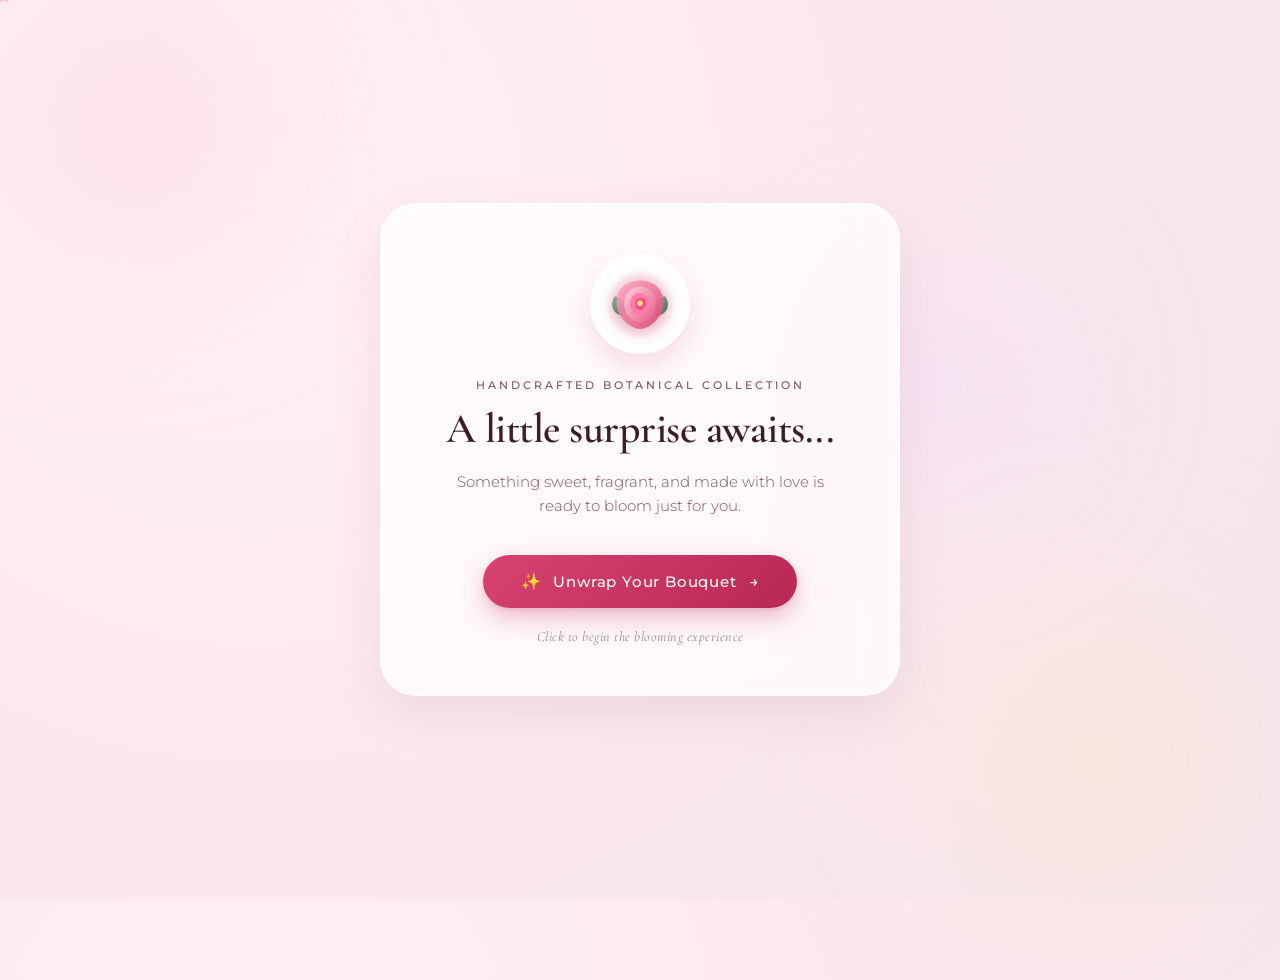
<file: index.html>
<!DOCTYPE html>
<html lang="en">
<head>
    <meta charset="UTF-8">
    <meta name="viewport" content="width=device-width, initial-scale=1.0">
    <title>A Special Surprise | For You</title>
    <link rel="preconnect" href="https://fonts.googleapis.com">
    <link rel="preconnect" href="https://fonts.gstatic.com" crossorigin>
    <link href="https://fonts.googleapis.com/css2?family=Cormorant+Garamond:ital,wght@0,400;0,500;0,600;1,400;1,600&family=Montserrat:wght@300;400;500&display=swap" rel="stylesheet">
    <link rel="stylesheet" href="style.css">
</head>
<body>
    <canvas id="petalsCanvas"></canvas>

    <!-- Background glowing ambient spheres -->
    <div class="glow-orb orb-1"></div>
    <div class="glow-orb orb-2"></div>
    <div class="glow-orb orb-3"></div>

    <main class="welcome-container">
        <div class="flower-badge">
            <svg class="preview-rose" viewBox="0 0 100 100" fill="none" xmlns="http://www.w3.org/2000/svg">
                <defs>
                    <radialGradient id="roseGlow" cx="50%" cy="50%" r="50%">
                        <stop offset="0%" stop-color="#ffb7cf" stop-opacity="0.8"/>
                        <stop offset="100%" stop-color="#e06287" stop-opacity="0"/>
                    </radialGradient>
                    <linearGradient id="petalGrad1" x1="0%" y1="0%" x2="100%" y2="100%">
                        <stop offset="0%" stop-color="#ffaec5"/>
                        <stop offset="100%" stop-color="#d84370"/>
                    </linearGradient>
                    <linearGradient id="petalGrad2" x1="0%" y1="0%" x2="100%" y2="100%">
                        <stop offset="0%" stop-color="#ffd1df"/>
                        <stop offset="100%" stop-color="#e65a88"/>
                    </linearGradient>
                    <linearGradient id="leafGrad" x1="0%" y1="0%" x2="100%" y2="100%">
                        <stop offset="0%" stop-color="#8bb194"/>
                        <stop offset="100%" stop-color="#466d51"/>
                    </linearGradient>
                </defs>
                <circle cx="50" cy="50" r="45" fill="url(#roseGlow)"/>
                <!-- Leaves -->
                <path d="M30 65 C15 65 10 50 18 40 C28 42 35 52 30 65Z" fill="url(#leafGrad)"/>
                <path d="M70 65 C85 65 90 50 82 40 C72 42 65 52 70 65Z" fill="url(#leafGrad)"/>
                <!-- Outer petals -->
                <path d="M50 20 C68 20 82 32 80 52 C78 68 62 82 50 82 C38 82 22 68 20 52 C18 32 32 20 50 20Z" fill="url(#petalGrad1)" opacity="0.9"/>
                <!-- Middle petals -->
                <path d="M50 28 C62 28 72 38 70 54 C68 66 58 74 50 74 C42 74 32 66 30 54 C28 38 38 28 50 28Z" fill="url(#petalGrad2)"/>
                <!-- Inner swirl petals -->
                <path d="M50 36 C57 36 64 42 63 52 C62 60 55 66 50 66 C45 66 38 60 37 52 C36 42 43 36 50 36Z" fill="#ff7da7"/>
                <path d="M46 44 C49 41 55 41 57 45 C59 49 56 55 52 57 C48 59 44 55 44 51 C44 48 45 45 46 44Z" fill="#f84d85"/>
                <circle cx="50" cy="49" r="3.5" fill="#ffe082"/>
            </svg>
        </div>

        <span class="sub-heading">Handcrafted Botanical Collection</span>
        <h1>A little surprise awaits...</h1>
        <p class="description">Something sweet, fragrant, and made with love is ready to bloom just for you.</p>

        <button id="openButton" class="bloom-btn">
            <span class="btn-sparkle">✨</span>
            <span class="btn-text">Unwrap Your Bouquet</span>
            <span class="btn-arrow">→</span>
        </button>

        <div class="hint">Click to begin the blooming experience</div>
    </main>

    <script src="script.js"></script>
</body>
</html>
</file>
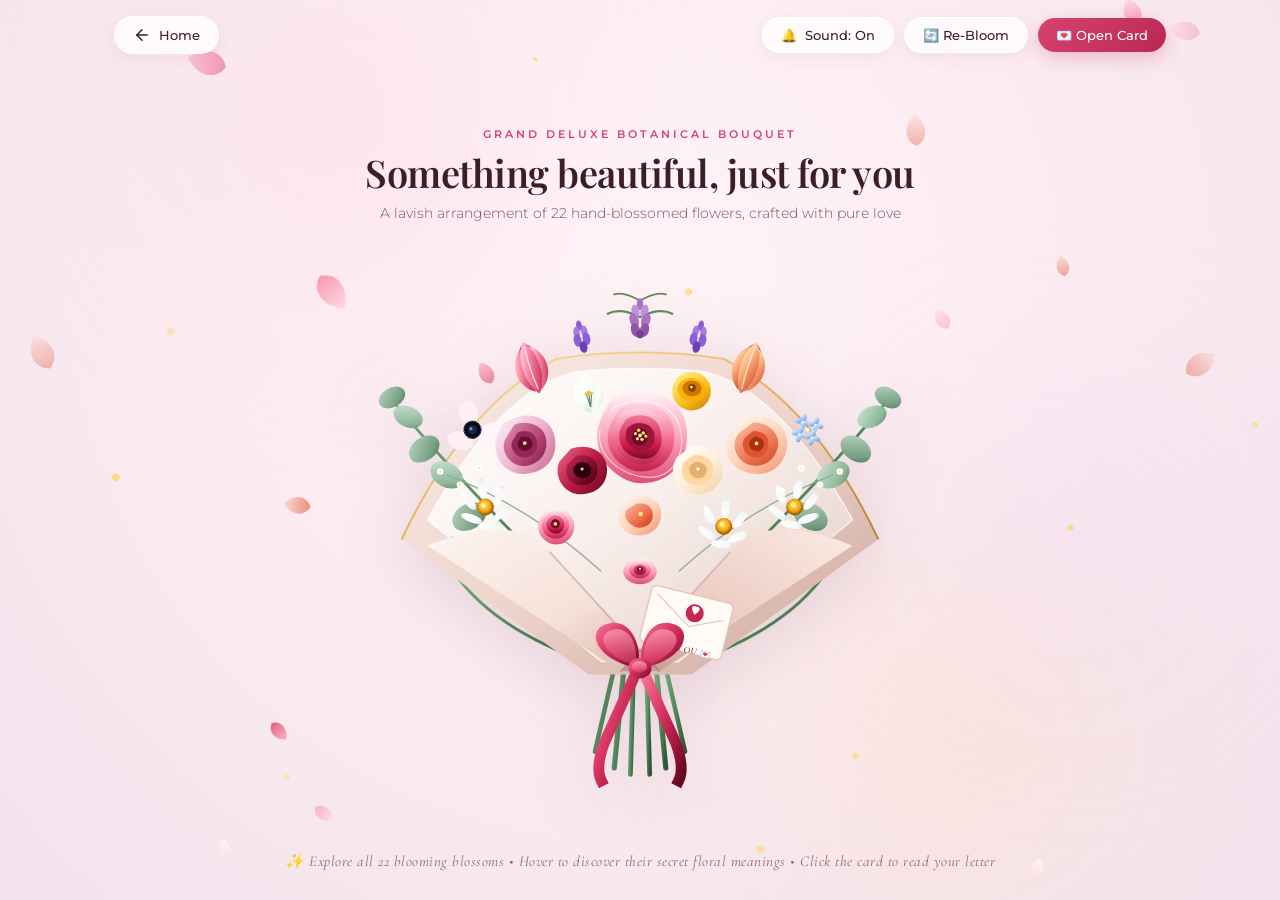
<file: bouquet.html>
<!DOCTYPE html>
<html lang="en">
<head>
    <meta charset="UTF-8">
    <meta name="viewport" content="width=device-width, initial-scale=1.0">
    <title>A Grand Bouquet For You 💐✨</title>
    <link rel="preconnect" href="https://fonts.googleapis.com">
    <link rel="preconnect" href="https://fonts.gstatic.com" crossorigin>
    <link href="https://fonts.googleapis.com/css2?family=Cormorant+Garamond:ital,wght@0,400;0,500;0,600;0,700;1,400;1,600&family=Montserrat:wght@300;400;500;600&family=Playfair+Display:ital,wght@0,500;0,600;1,400;1,600&display=swap" rel="stylesheet">
    <link rel="stylesheet" href="bouquet.css">
</head>
<body>
    <!-- Canvas for Floating Petals and Sparkles -->
    <canvas id="ambientCanvas"></canvas>

    <!-- Ambient Glow Orbs -->
    <div class="bg-glow bg-glow-1"></div>
    <div class="bg-glow bg-glow-2"></div>
    <div class="bg-glow bg-glow-3"></div>

    <!-- Top Action Toolbar -->
    <header class="top-nav">
        <a href="index.html" class="nav-btn" title="Back to welcome">
            <svg width="18" height="18" viewBox="0 0 24 24" fill="none" stroke="currentColor" stroke-width="2" stroke-linecap="round" stroke-linejoin="round">
                <line x1="19" y1="12" x2="5" y2="12"></line>
                <polyline points="12 19 5 12 12 5"></polyline>
            </svg>
            <span>Home</span>
        </a>

        <div class="nav-controls">
            <button id="soundToggle" class="nav-btn" title="Toggle bloom chimes">
                <span id="soundIcon">🔔</span>
                <span id="soundLabel">Sound: On</span>
            </button>
            <button id="replayBtn" class="nav-btn" title="Watch the bouquet bloom again">
                <span>🔄 Re-Bloom</span>
            </button>
            <button id="cardBtn" class="nav-btn highlight-btn" title="Read your special card">
                <span>💌 Open Card</span>
            </button>
        </div>
    </header>

    <main class="bouquet-scene">
        <div class="header-text">
            <span class="scene-tag">Grand Deluxe Botanical Bouquet</span>
            <h1 class="scene-title">Something beautiful, just for you</h1>
            <p class="scene-subtitle">A lavish arrangement of 22 hand-blossomed flowers, crafted with pure love</p>
        </div>

        <!-- The Flower Bouquet Container -->
        <div class="bouquet-stage" id="bouquetStage">
            <svg id="bouquetSvg" viewBox="0 0 900 950" xmlns="http://www.w3.org/2000/svg">
                <defs>
                    <!-- Stem Gradients -->
                    <linearGradient id="stemGrad" x1="0%" y1="0%" x2="100%" y2="100%">
                        <stop offset="0%" stop-color="#72aa7c" />
                        <stop offset="60%" stop-color="#4c7e56" />
                        <stop offset="100%" stop-color="#2d5435" />
                    </linearGradient>

                    <!-- Foliage Gradients -->
                    <linearGradient id="eucaGrad1" x1="0%" y1="0%" x2="100%" y2="100%">
                        <stop offset="0%" stop-color="#bad6c2" />
                        <stop offset="70%" stop-color="#78a082" />
                        <stop offset="100%" stop-color="#4d7357" />
                    </linearGradient>
                    <linearGradient id="eucaGrad2" x1="0%" y1="0%" x2="100%" y2="100%">
                        <stop offset="0%" stop-color="#cce6d4" />
                        <stop offset="70%" stop-color="#90b89a" />
                        <stop offset="100%" stop-color="#5a8264" />
                    </linearGradient>

                    <!-- Peony Centerpiece Gradients -->
                    <radialGradient id="peonyGlow" cx="50%" cy="50%" r="50%">
                        <stop offset="0%" stop-color="#ffffff" stop-opacity="0.8"/>
                        <stop offset="100%" stop-color="#f8a5bc" stop-opacity="0"/>
                    </radialGradient>
                    <linearGradient id="peonyOuterGrad" x1="0%" y1="0%" x2="0%" y2="100%">
                        <stop offset="0%" stop-color="#fff2f6" />
                        <stop offset="50%" stop-color="#fba2bc" />
                        <stop offset="100%" stop-color="#e04e76" />
                    </linearGradient>
                    <linearGradient id="peonyMidGrad" x1="0%" y1="0%" x2="0%" y2="100%">
                        <stop offset="0%" stop-color="#ffd5e2" />
                        <stop offset="60%" stop-color="#f06288" />
                        <stop offset="100%" stop-color="#bf214d" />
                    </linearGradient>
                    <linearGradient id="peonyInnerGrad" x1="0%" y1="0%" x2="0%" y2="100%">
                        <stop offset="0%" stop-color="#f67798" />
                        <stop offset="70%" stop-color="#ca1c4a" />
                        <stop offset="100%" stop-color="#7e0828" />
                    </linearGradient>

                    <!-- Roses Gradients -->
                    <linearGradient id="peachRoseOuter" x1="0%" y1="0%" x2="100%" y2="100%">
                        <stop offset="0%" stop-color="#fff9f5" />
                        <stop offset="55%" stop-color="#ffd2b8" />
                        <stop offset="100%" stop-color="#f48e6c" />
                    </linearGradient>
                    <linearGradient id="peachRoseInner" x1="0%" y1="0%" x2="100%" y2="100%">
                        <stop offset="0%" stop-color="#ffbfa1" />
                        <stop offset="60%" stop-color="#ee6b46" />
                        <stop offset="100%" stop-color="#bf3b18" />
                    </linearGradient>

                    <linearGradient id="mauveRoseOuter" x1="0%" y1="0%" x2="100%" y2="100%">
                        <stop offset="0%" stop-color="#fef5fa" />
                        <stop offset="50%" stop-color="#eeb8d0" />
                        <stop offset="100%" stop-color="#c96590" />
                    </linearGradient>
                    <linearGradient id="mauveRoseInner" x1="0%" y1="0%" x2="100%" y2="100%">
                        <stop offset="0%" stop-color="#df89af" />
                        <stop offset="60%" stop-color="#b03a6b" />
                        <stop offset="100%" stop-color="#73153d" />
                    </linearGradient>

                    <linearGradient id="burgundyRoseOuter" x1="0%" y1="0%" x2="100%" y2="100%">
                        <stop offset="0%" stop-color="#f06884" />
                        <stop offset="50%" stop-color="#b81d45" />
                        <stop offset="100%" stop-color="#690520" />
                    </linearGradient>
                    <linearGradient id="burgundyRoseInner" x1="0%" y1="0%" x2="100%" y2="100%">
                        <stop offset="0%" stop-color="#c72852" />
                        <stop offset="70%" stop-color="#730725" />
                        <stop offset="100%" stop-color="#3b0010" />
                    </linearGradient>

                    <linearGradient id="creamRoseGrad" x1="0%" y1="0%" x2="100%" y2="100%">
                        <stop offset="0%" stop-color="#ffffff" />
                        <stop offset="50%" stop-color="#fff1dc" />
                        <stop offset="100%" stop-color="#f2cfa0" />
                    </linearGradient>

                    <!-- Tulips & Lilies -->
                    <linearGradient id="tulipPinkGrad" x1="0%" y1="0%" x2="100%" y2="100%">
                        <stop offset="0%" stop-color="#fff5f8" />
                        <stop offset="40%" stop-color="#fa8ca9" />
                        <stop offset="100%" stop-color="#b81b45" />
                    </linearGradient>
                    <linearGradient id="tulipApricotGrad" x1="0%" y1="0%" x2="100%" y2="100%">
                        <stop offset="0%" stop-color="#fff8ec" />
                        <stop offset="40%" stop-color="#fcb077" />
                        <stop offset="100%" stop-color="#d64937" />
                    </linearGradient>
                    <linearGradient id="whiteLilyGrad" x1="0%" y1="0%" x2="100%" y2="100%">
                        <stop offset="0%" stop-color="#ffffff" />
                        <stop offset="60%" stop-color="#f6fcf8" />
                        <stop offset="100%" stop-color="#c9dfd1" />
                    </linearGradient>
                    <linearGradient id="goldButtercupGrad" x1="0%" y1="0%" x2="100%" y2="100%">
                        <stop offset="0%" stop-color="#fff69b" />
                        <stop offset="60%" stop-color="#f9be1a" />
                        <stop offset="100%" stop-color="#c47900" />
                    </linearGradient>

                    <!-- Hydrangea & Delphinium Blue/Lilac -->
                    <linearGradient id="hydrangeaBlueGrad" x1="0%" y1="0%" x2="100%" y2="100%">
                        <stop offset="0%" stop-color="#eaf4ff" />
                        <stop offset="50%" stop-color="#a6cbf8" />
                        <stop offset="100%" stop-color="#5f8fd4" />
                    </linearGradient>
                    <linearGradient id="hydrangeaPurpleGrad" x1="0%" y1="0%" x2="100%" y2="100%">
                        <stop offset="0%" stop-color="#f6eaff" />
                        <stop offset="50%" stop-color="#cba6f8" />
                        <stop offset="100%" stop-color="#8d5fd4" />
                    </linearGradient>

                    <!-- Chamomile & Daisy -->
                    <linearGradient id="daisyPetalGrad" x1="0%" y1="0%" x2="0%" y2="100%">
                        <stop offset="0%" stop-color="#ffffff" />
                        <stop offset="80%" stop-color="#f5f7f8" />
                        <stop offset="100%" stop-color="#dbe3e6" />
                    </linearGradient>
                    <radialGradient id="daisyCenterGrad" cx="45%" cy="40%" r="55%">
                        <stop offset="0%" stop-color="#ffeb63" />
                        <stop offset="65%" stop-color="#f5a414" />
                        <stop offset="100%" stop-color="#a45f00" />
                    </radialGradient>

                    <!-- Anemone Center -->
                    <radialGradient id="anemoneCenterGrad" cx="50%" cy="50%" r="50%">
                        <stop offset="0%" stop-color="#141a2e" />
                        <stop offset="60%" stop-color="#0a0e1c" />
                        <stop offset="100%" stop-color="#02040a" />
                    </radialGradient>

                    <!-- Wrapping Paper Gradients -->
                    <linearGradient id="wrapBackGrad" x1="0%" y1="0%" x2="100%" y2="100%">
                        <stop offset="0%" stop-color="#faeee9" />
                        <stop offset="50%" stop-color="#eed4cb" />
                        <stop offset="100%" stop-color="#cba69b" />
                    </linearGradient>
                    <linearGradient id="wrapLeftGrad" x1="0%" y1="0%" x2="100%" y2="100%">
                        <stop offset="0%" stop-color="#fdf4f0" />
                        <stop offset="60%" stop-color="#f6e1d9" />
                        <stop offset="100%" stop-color="#d9b2a6" />
                    </linearGradient>
                    <linearGradient id="wrapRightGrad" x1="100%" y1="0%" x2="0%" y2="100%">
                        <stop offset="0%" stop-color="#faebe4" />
                        <stop offset="60%" stop-color="#eccbc1" />
                        <stop offset="100%" stop-color="#c19386" />
                    </linearGradient>
                    <linearGradient id="wrapInnerSheet" x1="0%" y1="0%" x2="100%" y2="100%">
                        <stop offset="0%" stop-color="rgba(255, 255, 255, 0.88)" />
                        <stop offset="100%" stop-color="rgba(255, 255, 255, 0.3)" />
                    </linearGradient>
                    <linearGradient id="goldTrimGrad" x1="0%" y1="0%" x2="100%" y2="100%">
                        <stop offset="0%" stop-color="#ffe494" />
                        <stop offset="50%" stop-color="#dfa538" />
                        <stop offset="100%" stop-color="#aa7210" />
                    </linearGradient>

                    <!-- Ribbon Gradients -->
                    <linearGradient id="ribbonGrad" x1="0%" y1="0%" x2="100%" y2="100%">
                        <stop offset="0%" stop-color="#f6789a" />
                        <stop offset="40%" stop-color="#dc3764" />
                        <stop offset="80%" stop-color="#9a1339" />
                        <stop offset="100%" stop-color="#640720" />
                    </linearGradient>
                    <linearGradient id="ribbonGleam" x1="0%" y1="0%" x2="0%" y2="100%">
                        <stop offset="0%" stop-color="#ffb7ca" />
                        <stop offset="100%" stop-color="#dc3764" />
                    </linearGradient>
                </defs>

                <!-- ======================================================== -->
                <!-- 1. STEMS LAYER: All flowers connect to Knot at (450, 680)-->
                <!-- ======================================================== -->
                <g id="stemsLayer" class="stem-layer">
                    <!-- Bottom exposed stems -->
                    <path d="M410 680 L380 810" stroke="url(#stemGrad)" stroke-width="7" stroke-linecap="round" />
                    <path d="M425 680 L410 835" stroke="url(#stemGrad)" stroke-width="8" stroke-linecap="round" />
                    <path d="M440 680 L435 845" stroke="url(#stemGrad)" stroke-width="7.5" stroke-linecap="round" />
                    <path d="M450 680 L450 830" stroke="url(#stemGrad)" stroke-width="8" stroke-linecap="round" />
                    <path d="M460 680 L465 845" stroke="url(#stemGrad)" stroke-width="7.5" stroke-linecap="round" />
                    <path d="M475 680 L490 835" stroke="url(#stemGrad)" stroke-width="8" stroke-linecap="round" />
                    <path d="M490 680 L520 810" stroke="url(#stemGrad)" stroke-width="7" stroke-linecap="round" />

                    <!-- Stems to all individual flower coordinates -->
                    <!-- Crown row -->
                    <path d="M450 680 L450 180" stroke="url(#stemGrad)" stroke-width="5" stroke-linecap="round" fill="none" />
                    <path d="M440 680 Q390 420 360 210" stroke="url(#stemGrad)" stroke-width="5" stroke-linecap="round" fill="none" />
                    <path d="M460 680 Q510 420 540 210" stroke="url(#stemGrad)" stroke-width="5" stroke-linecap="round" fill="none" />
                    <path d="M430 680 Q330 440 280 250" stroke="url(#stemGrad)" stroke-width="5.5" stroke-linecap="round" fill="none" />
                    <path d="M470 680 Q570 440 620 250" stroke="url(#stemGrad)" stroke-width="5.5" stroke-linecap="round" fill="none" />
                    <path d="M440 680 Q385 450 370 290" stroke="url(#stemGrad)" stroke-width="5" stroke-linecap="round" fill="none" />
                    <path d="M460 680 Q515 450 530 290" stroke="url(#stemGrad)" stroke-width="5" stroke-linecap="round" fill="none" />

                    <!-- Mid row -->
                    <path d="M410 680 Q250 500 190 350" stroke="url(#stemGrad)" stroke-width="5.5" stroke-linecap="round" fill="none" />
                    <path d="M420 680 Q310 520 270 370" stroke="url(#stemGrad)" stroke-width="6" stroke-linecap="round" fill="none" />
                    <path d="M450 680 L450 380" stroke="url(#stemGrad)" stroke-width="7" stroke-linecap="round" fill="none" />
                    <path d="M480 680 Q590 520 630 370" stroke="url(#stemGrad)" stroke-width="6" stroke-linecap="round" fill="none" />
                    <path d="M490 680 Q650 500 710 350" stroke="url(#stemGrad)" stroke-width="5.5" stroke-linecap="round" fill="none" />
                    <path d="M430 680 Q370 540 360 410" stroke="url(#stemGrad)" stroke-width="5.5" stroke-linecap="round" fill="none" />
                    <path d="M470 680 Q530 540 540 410" stroke="url(#stemGrad)" stroke-width="5.5" stroke-linecap="round" fill="none" />

                    <!-- Lower row -->
                    <path d="M410 680 Q270 580 210 470" stroke="url(#stemGrad)" stroke-width="5" stroke-linecap="round" fill="none" />
                    <path d="M430 680 Q340 590 320 500" stroke="url(#stemGrad)" stroke-width="5.5" stroke-linecap="round" fill="none" />
                    <path d="M450 680 L450 480" stroke="url(#stemGrad)" stroke-width="6" stroke-linecap="round" fill="none" />
                    <path d="M470 680 Q560 590 580 500" stroke="url(#stemGrad)" stroke-width="5.5" stroke-linecap="round" fill="none" />
                    <path d="M490 680 Q630 580 690 470" stroke="url(#stemGrad)" stroke-width="5" stroke-linecap="round" fill="none" />
                    <path d="M400 680 Q230 630 160 530" stroke="url(#stemGrad)" stroke-width="4.5" stroke-linecap="round" fill="none" />
                    <path d="M500 680 Q670 630 740 530" stroke="url(#stemGrad)" stroke-width="4.5" stroke-linecap="round" fill="none" />
                    <path d="M450 680 L450 560" stroke="url(#stemGrad)" stroke-width="5" stroke-linecap="round" fill="none" />

                    <!-- Rose leaves on stems -->
                    <path d="M340 540 C310 520 300 480 320 470 C345 475 350 510 340 540Z" fill="url(#eucaGrad1)" />
                    <path d="M560 540 C590 520 600 480 580 470 C555 475 550 510 560 540Z" fill="url(#eucaGrad1)" />
                    <path d="M380 440 C350 420 340 380 360 370 C385 375 390 410 380 440Z" fill="url(#eucaGrad2)" />
                    <path d="M520 440 C550 420 560 380 540 370 C515 375 510 410 520 440Z" fill="url(#eucaGrad2)" />
                </g>

                <!-- ======================================================== -->
                <!-- 2. BACK WRAPPING PAPER CONE                              -->
                <!-- ======================================================== -->
                <g id="backWrap">
                    <path d="M80 480 Q180 270 320 200 Q450 180 580 200 Q720 270 820 480 L530 690 L370 690 Z" fill="url(#wrapBackGrad)" />
                    <path d="M120 450 Q230 250 350 220 Q450 210 550 220 Q670 250 780 450 L510 670 L390 670 Z" fill="url(#wrapInnerSheet)" stroke="rgba(255,255,255,0.8)" stroke-width="2" />
                    <!-- Gold trim edge on wrap -->
                    <path d="M80 480 Q180 270 320 200 Q450 180 580 200 Q720 270 820 480" stroke="url(#goldTrimGrad)" stroke-width="3" fill="none" opacity="0.8" />
                </g>

                <!-- ======================================================== -->
                <!-- 3. FOLIAGE & FILLERS (Eucalyptus, Ferns, Baby's Breath)  -->
                <!-- ======================================================== -->
                <g id="foliageLayer">
                    <!-- Far-Left Eucalyptus Branch -->
                    <g class="foliage-branch foliage-left">
                        <path d="M410 620 Q230 460 70 270" stroke="url(#stemGrad)" stroke-width="4.5" fill="none" stroke-linecap="round" />
                        <ellipse cx="65" cy="260" rx="22" ry="15" transform="rotate(-30 65 260)" fill="url(#eucaGrad1)" />
                        <ellipse cx="90" cy="290" rx="24" ry="16" transform="rotate(25 90 290)" fill="url(#eucaGrad2)" />
                        <ellipse cx="115" cy="340" rx="26" ry="18" transform="rotate(-35 115 340)" fill="url(#eucaGrad1)" />
                        <ellipse cx="150" cy="380" rx="27" ry="19" transform="rotate(30 150 380)" fill="url(#eucaGrad2)" />
                        <ellipse cx="185" cy="445" rx="28" ry="20" transform="rotate(-30 185 445)" fill="url(#eucaGrad1)" />
                    </g>

                    <!-- Far-Right Eucalyptus Branch -->
                    <g class="foliage-branch foliage-right">
                        <path d="M490 620 Q670 460 830 270" stroke="url(#stemGrad)" stroke-width="4.5" fill="none" stroke-linecap="round" />
                        <ellipse cx="835" cy="260" rx="22" ry="15" transform="rotate(30 835 260)" fill="url(#eucaGrad1)" />
                        <ellipse cx="810" cy="290" rx="24" ry="16" transform="rotate(-25 810 290)" fill="url(#eucaGrad2)" />
                        <ellipse cx="785" cy="340" rx="26" ry="18" transform="rotate(35 785 340)" fill="url(#eucaGrad1)" />
                        <ellipse cx="750" cy="380" rx="27" ry="19" transform="rotate(-30 750 380)" fill="url(#eucaGrad2)" />
                        <ellipse cx="715" cy="445" rx="28" ry="20" transform="rotate(30 715 445)" fill="url(#eucaGrad1)" />
                    </g>

                    <!-- Top Center Fern Frond -->
                    <g class="foliage-branch foliage-center">
                        <path d="M450 480 L450 90" stroke="url(#stemGrad)" stroke-width="3.5" fill="none" stroke-linecap="round" />
                        <path d="M450 110 Q425 95 410 100" stroke="#5d8b66" stroke-width="3" fill="none" stroke-linecap="round" />
                        <path d="M450 110 Q475 95 490 100" stroke="#5d8b66" stroke-width="3" fill="none" stroke-linecap="round" />
                        <path d="M450 135 Q420 120 400 130" stroke="#5d8b66" stroke-width="3.5" fill="none" stroke-linecap="round" />
                        <path d="M450 135 Q480 120 500 130" stroke="#5d8b66" stroke-width="3.5" fill="none" stroke-linecap="round" />
                    </g>

                    <!-- Baby's Breath (Gypsophila) Star Clusters -->
                    <g class="gypsophila-sprig">
                        <!-- Left Sprig -->
                        <path d="M390 530 Q280 430 150 380" stroke="#8cb094" stroke-width="2" fill="none" />
                        <circle cx="140" cy="375" r="5" fill="#ffffff" /><circle cx="140" cy="375" r="1.5" fill="#f5dc71" />
                        <circle cx="170" cy="395" r="4.5" fill="#ffffff" /><circle cx="170" cy="395" r="1.5" fill="#f5dc71" />
                        <circle cx="200" cy="370" r="5.5" fill="#ffffff" /><circle cx="200" cy="370" r="1.5" fill="#f5dc71" />
                        <circle cx="230" cy="405" r="5" fill="#ffffff" /><circle cx="230" cy="405" r="1.5" fill="#f5dc71" />

                        <!-- Right Sprig -->
                        <path d="M510 530 Q620 430 750 380" stroke="#8cb094" stroke-width="2" fill="none" />
                        <circle cx="760" cy="375" r="5" fill="#ffffff" /><circle cx="760" cy="375" r="1.5" fill="#f5dc71" />
                        <circle cx="730" cy="395" r="4.5" fill="#ffffff" /><circle cx="730" cy="395" r="1.5" fill="#f5dc71" />
                        <circle cx="700" cy="370" r="5.5" fill="#ffffff" /><circle cx="700" cy="370" r="1.5" fill="#f5dc71" />
                        <circle cx="670" cy="405" r="5" fill="#ffffff" /><circle cx="670" cy="405" r="1.5" fill="#f5dc71" />
                    </g>
                </g>

                <!-- ======================================================== -->
                <!-- 4. MAIN FLOWERS: 22 HANDCRAFTED GORGEOUS BLOOMS          -->
                <!-- Balanced radial dome, ZERO overlap, glitch-free (0, 0)   -->
                <!-- ======================================================== -->
                <g id="flowersLayer">

                    <!-- [1] CROWN LAVENDER SPIRE (Center-Top at 450, 140) -->
                    <g class="flower-group" transform="translate(450, 140)">
                        <g class="flower-bloom delay-1" data-name="Royal Lavender Spire" data-meaning="Symbol of pure serenity, grace & gentle devotion">
                            <ellipse cx="0" cy="-25" rx="5" ry="9" fill="#ab72c0" />
                            <ellipse cx="-7" cy="-14" rx="6" ry="10" transform="rotate(-15 -7 -14)" fill="#c48ed7" />
                            <ellipse cx="7" cy="-14" rx="6" ry="10" transform="rotate(15 7 -14)" fill="#c48ed7" />
                            <ellipse cx="-9" cy="0" rx="7" ry="11" transform="rotate(-20 -9 0)" fill="#ab72c0" />
                            <ellipse cx="9" cy="0" rx="7" ry="11" transform="rotate(20 9 0)" fill="#ab72c0" />
                            <ellipse cx="-7" cy="15" rx="7" ry="11" transform="rotate(-15 -7 15)" fill="#9355a8" />
                            <ellipse cx="7" cy="15" rx="7" ry="11" transform="rotate(15 7 15)" fill="#9355a8" />
                            <circle cx="0" cy="22" r="6" fill="#7a3a91" />
                        </g>
                    </g>

                    <!-- [2] PURPLE VERONICA SPIRE (Upper-Left at 360, 170) -->
                    <g class="flower-group" transform="translate(360, 170) rotate(-12)">
                        <g class="flower-bloom delay-2" data-name="Purple Veronica" data-meaning="Symbol of lasting fidelity & heartfelt affection">
                            <ellipse cx="0" cy="-22" rx="4.5" ry="8" fill="#8d5fd4" />
                            <ellipse cx="-6" cy="-12" rx="5" ry="9" fill="#a77be6" />
                            <ellipse cx="6" cy="-12" rx="5" ry="9" fill="#a77be6" />
                            <ellipse cx="-7" cy="0" rx="6" ry="10" fill="#8d5fd4" />
                            <ellipse cx="7" cy="0" rx="6" ry="10" fill="#8d5fd4" />
                            <ellipse cx="0" cy="12" rx="6" ry="9" fill="#6d3eb5" />
                        </g>
                    </g>

                    <!-- [3] LILAC DELPHINIUM SPIRE (Upper-Right at 540, 170) -->
                    <g class="flower-group" transform="translate(540, 170) rotate(12)">
                        <g class="flower-bloom delay-3" data-name="Lilac Delphinium" data-meaning="Symbol of cheerful celebration & goodwill">
                            <ellipse cx="0" cy="-22" rx="4.5" ry="8" fill="#8d5fd4" />
                            <ellipse cx="-6" cy="-12" rx="5" ry="9" fill="#a77be6" />
                            <ellipse cx="6" cy="-12" rx="5" ry="9" fill="#a77be6" />
                            <ellipse cx="-7" cy="0" rx="6" ry="10" fill="#8d5fd4" />
                            <ellipse cx="7" cy="0" rx="6" ry="10" fill="#8d5fd4" />
                            <ellipse cx="0" cy="12" rx="6" ry="9" fill="#6d3eb5" />
                        </g>
                    </g>

                    <!-- [4] FRENCH PINK TULIP (Upper-Left at 280, 210) -->
                    <g class="flower-group" transform="translate(280, 210) rotate(-18)">
                        <g class="flower-bloom delay-4" data-name="French Pink Tulip" data-meaning="Symbol of perfect unconditional love & poise">
                            <path d="M0 -36 C-24 -20 -28 20 0 44 C28 20 24 -20 0 -36Z" fill="#a4153c" />
                            <path d="M-4 -30 C-32 -14 -32 26 -4 42 C-16 20 -16 -8 -4 -30Z" fill="url(#tulipPinkGrad)" />
                            <path d="M4 -30 C32 -14 32 26 4 42 C16 20 16 -8 4 -30Z" fill="url(#tulipPinkGrad)" />
                            <path d="M0 -38 C-20 -16 -16 30 0 46 C16 30 20 -16 0 -38Z" fill="url(#tulipPinkGrad)" />
                            <path d="M0 -30 C-3 -2 -2 20 0 38" stroke="#ffffff" stroke-width="2.2" stroke-linecap="round" opacity="0.7" fill="none" />
                        </g>
                    </g>

                    <!-- [5] APRICOT SUNSET TULIP (Upper-Right at 620, 210) -->
                    <g class="flower-group" transform="translate(620, 210) rotate(18)">
                        <g class="flower-bloom delay-5" data-name="Apricot Sunset Tulip" data-meaning="Symbol of joyful enthusiasm, sweet warmth & affection">
                            <path d="M0 -36 C-24 -20 -28 20 0 44 C28 20 24 -20 0 -36Z" fill="#b33322" />
                            <path d="M-4 -30 C-32 -14 -32 26 -4 42 C-16 20 -16 -8 -4 -30Z" fill="url(#tulipApricotGrad)" />
                            <path d="M4 -30 C32 -14 32 26 4 42 C16 20 16 -8 4 -30Z" fill="url(#tulipApricotGrad)" />
                            <path d="M0 -38 C-20 -16 -16 30 0 46 C16 30 20 -16 0 -38Z" fill="url(#tulipApricotGrad)" />
                            <path d="M0 -30 C-3 -2 -2 20 0 38" stroke="#fff5e8" stroke-width="2.2" stroke-linecap="round" opacity="0.75" fill="none" />
                        </g>
                    </g>

                    <!-- [6] WHITE FRINGED LILY (Upper-Center-Left at 370, 250) -->
                    <g class="flower-group" transform="translate(370, 250) rotate(-8)">
                        <g class="flower-bloom delay-6" data-name="White Madonna Lily" data-meaning="Symbol of purity, majesty & radiant elegance">
                            <path d="M0 -32 C-18 -18 -20 15 0 34 C20 15 18 -18 0 -32Z" fill="url(#whiteLilyGrad)" />
                            <path d="M-15 -18 C-30 0 -22 25 0 34 C-10 15 -10 -5 -15 -18Z" fill="url(#whiteLilyGrad)" />
                            <path d="M15 -18 C30 0 22 25 0 34 C10 15 10 -5 15 -18Z" fill="url(#whiteLilyGrad)" />
                            <!-- Golden Stamen Lines -->
                            <path d="M0 25 L-4 5" stroke="#487853" stroke-width="1.5" fill="none"/>
                            <circle cx="-4" cy="4" r="2.5" fill="#f5be25" />
                            <path d="M0 25 L0 3" stroke="#487853" stroke-width="1.5" fill="none"/>
                            <circle cx="0" cy="2" r="2.5" fill="#f5be25" />
                            <path d="M0 25 L4 5" stroke="#487853" stroke-width="1.5" fill="none"/>
                            <circle cx="4" cy="4" r="2.5" fill="#f5be25" />
                        </g>
                    </g>

                    <!-- [7] GOLDEN BUTTERCUP RANUNCULUS (Upper-Center-Right at 530, 250) -->
                    <g class="flower-group" transform="translate(530, 250) rotate(8)">
                        <g class="flower-bloom delay-7" data-name="Golden Buttercup" data-meaning="Symbol of radiant charm, cheerful light & happiness">
                            <circle cx="0" cy="0" r="30" fill="url(#goldButtercupGrad)" />
                            <ellipse cx="0" cy="-2" rx="22" ry="18" fill="#f7ab02" opacity="0.8" />
                            <ellipse cx="0" cy="-4" rx="15" ry="12" fill="#d47500" />
                            <circle cx="0" cy="-5" r="6" fill="#804400" />
                            <circle cx="-1" cy="-6" r="2" fill="#fff5a8" />
                        </g>
                    </g>

                    <!-- [8] VINTAGE ANEMONE (Far-Left at 190, 310) -->
                    <g class="flower-group" transform="translate(190, 310) rotate(-14)">
                        <g class="flower-bloom delay-8" data-name="Midnight Anemone" data-meaning="Symbol of anticipation, rare wonder & pure protection">
                            <!-- Delicate white/blush overlapping petals -->
                            <ellipse cx="0" cy="-26" rx="14" ry="20" fill="#fff5f8" />
                            <ellipse cx="22" cy="-14" rx="14" ry="20" transform="rotate(60 0 0)" fill="#fff0f5" />
                            <ellipse cx="22" cy="14" rx="14" ry="20" transform="rotate(120 0 0)" fill="#ffe8f1" />
                            <ellipse cx="0" cy="26" rx="14" ry="20" transform="rotate(180 0 0)" fill="#fff0f5" />
                            <ellipse cx="-22" cy="14" rx="14" ry="20" transform="rotate(240 0 0)" fill="#fff5f8" />
                            <ellipse cx="-22" cy="-14" rx="14" ry="20" transform="rotate(300 0 0)" fill="#fff0f5" />
                            <!-- Dramatic dark midnight navy center dome -->
                            <circle cx="0" cy="0" r="14" fill="url(#anemoneCenterGrad)" />
                            <!-- Radiating blue/gold pollen ring -->
                            <circle cx="0" cy="0" r="13" stroke="#4a659e" stroke-width="1.8" stroke-dasharray="2 3" fill="none" />
                            <circle cx="0" cy="0" r="7" fill="#1b2440" />
                            <circle cx="-2" cy="-2" r="2.5" fill="#7593db" />
                        </g>
                    </g>

                    <!-- [9] MAUVE GARDEN ROSE (Mid-Left at 270, 330) -->
                    <g class="flower-group" transform="translate(270, 330) rotate(-10)">
                        <g class="flower-bloom delay-9" data-name="Mauve Garden Rose" data-meaning="Symbol of fascination, enchantment & heartfelt adoration">
                            <path d="M-40 -16 C-55 10 -38 46 -6 48 C28 52 52 28 48 -6 C44 -36 10 -48 -16 -38 C-32 -36 -34 -24 -40 -16Z" fill="url(#mauveRoseOuter)" />
                            <path d="M-28 -10 C-40 8 -26 34 -4 36 C20 38 38 18 34 -6 C30 -26 6 -34 -10 -30 Z" fill="url(#mauveRoseInner)" opacity="0.9" />
                            <path d="M-18 -5 C-24 5 -16 22 -2 23 C13 24 23 12 19 -4 C17 -16 3 -19 -7 -17 Z" fill="#912753" />
                            <path d="M-9 -3 C-12 3 -9 12 0 13 C9 14 14 8 12 -2 C10 -8 2 -10 -4 -9 Z" fill="#660d33" />
                            <circle cx="1" cy="1" r="3" fill="#fed678" />
                        </g>
                    </g>

                    <!-- [10] GRAND CENTERPIECE ENGLISH PEONY (Center at 450, 320) -->
                    <g class="flower-group" transform="translate(450, 320)">
                        <g class="flower-bloom delay-10" data-name="Grand English Peony" data-meaning="Symbol of lush blooming romance, prosperity & deep joy">
                            <!-- Radiant background aura -->
                            <circle cx="0" cy="0" r="72" fill="url(#peonyGlow)" />
                            <!-- Layer 1: Outermost ruffled petals -->
                            <path d="M-55 -38 C-78 0 -66 54 -10 72 C46 80 80 38 72 -16 C64 -70 -4 -80 -40 -58 C-55 -50 -50 -42 -55 -38Z" fill="url(#peonyOuterGrad)" />
                            <path d="M-62 -10 C-70 32 -24 65 16 64 C58 62 75 16 58 -24 C40 -58 -16 -65 -45 -40" stroke="#ffffff" stroke-width="1.8" fill="none" opacity="0.65" />
                            <!-- Layer 2: Middle petals -->
                            <path d="M-42 -26 C-60 4 -48 42 -7 54 C32 60 60 28 52 -12 C46 -52 -4 -60 -32 -42 Z" fill="url(#peonyMidGrad)" />
                            <path d="M-34 -32 C-48 6 -32 40 0 44 C32 46 48 12 36 -20 C24 -48 -16 -48 -34 -32Z" fill="url(#peonyMidGrad)" opacity="0.85" />
                            <!-- Layer 3: Inner cupped petals -->
                            <path d="M-28 -16 C-38 4 -30 28 -3 34 C24 40 38 20 32 -7 C28 -34 -2 -38 -22 -26 Z" fill="url(#peonyInnerGrad)" />
                            <path d="M-20 -12 C-26 2 -20 18 -2 22 C14 26 26 13 22 -4 C19 -20 -2 -24 -14 -17 Z" fill="#9d143c" />
                            <!-- Layer 4: Deep velvet heart core -->
                            <path d="M-10 -7 C-15 2 -12 12 -2 14 C8 15 15 7 12 -3 C10 -12 -1 -14 -8 -10 Z" fill="#6d0b28" />
                            <path d="M-5 -3 C-7 1 -5 5 0 7 C4 8 8 3 6 -2 C5 -6 -1 -7 -4 -4 Z" fill="#4a0418" />
                            <!-- Golden pollen stamens -->
                            <circle cx="-7" cy="-4" r="2.5" fill="#ffe17d" />
                            <circle cx="-2" cy="-9" r="2.7" fill="#ffd752" />
                            <circle cx="5" cy="-5" r="2.7" fill="#ffe17d" />
                            <circle cx="9" cy="0" r="2.5" fill="#ffd752" />
                            <circle cx="3" cy="5" r="2.7" fill="#ffe17d" />
                            <circle cx="-4" cy="4" r="2.5" fill="#ffd752" />
                            <circle cx="0" cy="-1" r="3" fill="#fff3b0" />
                        </g>
                    </g>

                    <!-- [11] JULIET PEACH GARDEN ROSE (Mid-Right at 630, 330) -->
                    <g class="flower-group" transform="translate(630, 330) rotate(10)">
                        <g class="flower-bloom delay-11" data-name="Juliet Peach Rose" data-meaning="Symbol of sincere gratitude, sweet grace & loyalty">
                            <path d="M-40 -16 C-55 10 -38 46 -6 48 C28 52 52 28 48 -6 C44 -36 10 -48 -16 -38 C-32 -36 -34 -24 -40 -16Z" fill="url(#peachRoseOuter)" />
                            <path d="M-28 -10 C-40 8 -26 34 -4 36 C20 38 38 18 34 -6 C30 -26 6 -34 -10 -30 Z" fill="url(#peachRoseInner)" opacity="0.9" />
                            <path d="M-18 -5 C-24 5 -16 22 -2 23 C13 24 23 12 19 -4 C17 -16 3 -19 -7 -17 Z" fill="#e0542d" />
                            <path d="M-9 -3 C-12 3 -9 12 0 13 C9 14 14 8 12 -2 C10 -8 2 -10 -4 -9 Z" fill="#ab300e" />
                            <circle cx="1" cy="1" r="3" fill="#ffe294" />
                        </g>
                    </g>

                    <!-- [12] BLUE HYDRANGEA BLOSSOM CLUSTER (Far-Right at 710, 310) -->
                    <g class="flower-group" transform="translate(710, 310) rotate(15)">
                        <g class="flower-bloom delay-12" data-name="Cornflower Blue Hydrangea" data-meaning="Symbol of deep understanding, heartfelt gratitude & abundance">
                            <!-- 4-Floret arrangement -->
                            <g transform="translate(-10, -10)">
                                <ellipse cx="-7" cy="0" rx="6" ry="4" fill="url(#hydrangeaBlueGrad)" />
                                <ellipse cx="7" cy="0" rx="6" ry="4" fill="url(#hydrangeaBlueGrad)" />
                                <ellipse cx="0" cy="-7" rx="4" ry="6" fill="url(#hydrangeaBlueGrad)" />
                                <ellipse cx="0" cy="7" rx="4" ry="6" fill="url(#hydrangeaBlueGrad)" />
                                <circle cx="0" cy="0" r="1.8" fill="#ffffff" />
                            </g>
                            <g transform="translate(10, -10)">
                                <ellipse cx="-7" cy="0" rx="6" ry="4" fill="url(#hydrangeaBlueGrad)" />
                                <ellipse cx="7" cy="0" rx="6" ry="4" fill="url(#hydrangeaBlueGrad)" />
                                <ellipse cx="0" cy="-7" rx="4" ry="6" fill="url(#hydrangeaBlueGrad)" />
                                <ellipse cx="0" cy="7" rx="4" ry="6" fill="url(#hydrangeaBlueGrad)" />
                                <circle cx="0" cy="0" r="1.8" fill="#ffffff" />
                            </g>
                            <g transform="translate(-10, 10)">
                                <ellipse cx="-7" cy="0" rx="6" ry="4" fill="url(#hydrangeaBlueGrad)" />
                                <ellipse cx="7" cy="0" rx="6" ry="4" fill="url(#hydrangeaBlueGrad)" />
                                <ellipse cx="0" cy="-7" rx="4" ry="6" fill="url(#hydrangeaBlueGrad)" />
                                <ellipse cx="0" cy="7" rx="4" ry="6" fill="url(#hydrangeaBlueGrad)" />
                                <circle cx="0" cy="0" r="1.8" fill="#ffffff" />
                            </g>
                            <g transform="translate(10, 10)">
                                <ellipse cx="-7" cy="0" rx="6" ry="4" fill="url(#hydrangeaBlueGrad)" />
                                <ellipse cx="7" cy="0" rx="6" ry="4" fill="url(#hydrangeaBlueGrad)" />
                                <ellipse cx="0" cy="-7" rx="4" ry="6" fill="url(#hydrangeaBlueGrad)" />
                                <ellipse cx="0" cy="7" rx="4" ry="6" fill="url(#hydrangeaBlueGrad)" />
                                <circle cx="0" cy="0" r="1.8" fill="#ffffff" />
                            </g>
                            <circle cx="0" cy="0" r="3" fill="#ffffff" opacity="0.9" />
                        </g>
                    </g>

                    <!-- [13] BURGUNDY VELVET ROSE (Inner-Left at 360, 370) -->
                    <g class="flower-group" transform="translate(360, 370) rotate(-6)">
                        <g class="flower-bloom delay-13" data-name="Crimson Velvet Rose" data-meaning="Symbol of passionate romance, desire & eternal beauty">
                            <path d="M-34 -14 C-46 8 -32 38 -5 40 C24 42 42 22 38 -5 C34 -28 8 -38 -14 -32 Z" fill="url(#burgundyRoseOuter)" />
                            <path d="M-22 -8 C-30 6 -20 25 -3 26 C15 28 27 14 23 -4 C20 -18 5 -22 -8 -20 Z" fill="url(#burgundyRoseInner)" />
                            <path d="M-12 -4 C-16 3 -12 14 0 15 C10 16 16 8 13 -2 C11 -8 2 -11 -5 -9 Z" fill="#29000b" />
                            <circle cx="0" cy="1" r="2.5" fill="#ffcf70" />
                        </g>
                    </g>

                    <!-- [14] CREAM TEA ROSE (Inner-Right at 540, 370) -->
                    <g class="flower-group" transform="translate(540, 370) rotate(6)">
                        <g class="flower-bloom delay-14" data-name="Champagne Tea Rose" data-meaning="Symbol of timeless charm, warmth & thoughtful care">
                            <path d="M-34 -14 C-46 8 -32 38 -5 40 C24 42 42 22 38 -5 C34 -28 8 -38 -14 -32 Z" fill="url(#creamRoseGrad)" />
                            <path d="M-22 -8 C-30 6 -20 25 -3 26 C15 28 27 14 23 -4 C20 -18 5 -22 -8 -20 Z" fill="#fed6a4" />
                            <path d="M-12 -4 C-16 3 -12 14 0 15 C10 16 16 8 13 -2 C11 -8 2 -11 -5 -9 Z" fill="#e6af6c" />
                            <circle cx="0" cy="1" r="2.5" fill="#ffffff" />
                        </g>
                    </g>

                    <!-- [15] WHITE MEADOW DAISY (Mid-Left at 210, 430) -->
                    <g class="flower-group" transform="translate(210, 430) rotate(-10)">
                        <g class="flower-bloom delay-15" data-name="White Meadow Daisy" data-meaning="Symbol of cheerful optimism, pure joy & honesty">
                            <g class="chamomile-petals">
                                <ellipse cx="0" cy="-28" rx="6" ry="17" fill="url(#daisyPetalGrad)" />
                                <ellipse cx="14" cy="-24" rx="6" ry="17" transform="rotate(30 0 0)" fill="url(#daisyPetalGrad)" />
                                <ellipse cx="24" cy="-14" rx="6" ry="17" transform="rotate(60 0 0)" fill="url(#daisyPetalGrad)" />
                                <ellipse cx="28" cy="0" rx="6" ry="17" transform="rotate(90 0 0)" fill="url(#daisyPetalGrad)" />
                                <ellipse cx="24" cy="14" rx="6" ry="17" transform="rotate(120 0 0)" fill="url(#daisyPetalGrad)" />
                                <ellipse cx="14" cy="24" rx="6" ry="17" transform="rotate(150 0 0)" fill="url(#daisyPetalGrad)" />
                                <ellipse cx="0" cy="28" rx="6" ry="17" transform="rotate(180 0 0)" fill="url(#daisyPetalGrad)" />
                                <ellipse cx="-14" cy="24" rx="6" ry="17" transform="rotate(210 0 0)" fill="url(#daisyPetalGrad)" />
                                <ellipse cx="-24" cy="14" rx="6" ry="17" transform="rotate(240 0 0)" fill="url(#daisyPetalGrad)" />
                                <ellipse cx="-28" cy="0" rx="6" ry="17" transform="rotate(270 0 0)" fill="url(#daisyPetalGrad)" />
                                <ellipse cx="-24" cy="-14" rx="6" ry="17" transform="rotate(300 0 0)" fill="url(#daisyPetalGrad)" />
                                <ellipse cx="-14" cy="-24" rx="6" ry="17" transform="rotate(330 0 0)" fill="url(#daisyPetalGrad)" />
                            </g>
                            <circle cx="0" cy="0" r="13" fill="url(#daisyCenterGrad)" />
                            <circle cx="0" cy="0" r="12" stroke="#874e02" stroke-width="1.2" stroke-dasharray="2 3" fill="none" opacity="0.6" />
                            <circle cx="-3" cy="-3" r="4" fill="#fffb99" opacity="0.7" />
                        </g>
                    </g>

                    <!-- [16] PINK SWIRL RANUNCULUS (Lower-Inner-Left at 320, 460) -->
                    <g class="flower-group" transform="translate(320, 460) rotate(-6)">
                        <g class="flower-bloom delay-16" data-name="Pink Ranunculus" data-meaning="Symbol of radiant elegance & spellbinding attraction">
                            <circle cx="0" cy="0" r="28" fill="url(#peonyOuterGrad)" />
                            <circle cx="-1" cy="-2" r="21" fill="url(#peonyMidGrad)" />
                            <circle cx="-1" cy="-3" r="14" fill="url(#peonyInnerGrad)" />
                            <circle cx="-1" cy="-4" r="7" fill="#6d0b28" />
                            <circle cx="-1" cy="-4" r="3" fill="#ffd752" />
                        </g>
                    </g>

                    <!-- [17] CORAL CENTER BLOSSOM (Lower-Center at 450, 440) -->
                    <g class="flower-group" transform="translate(450, 440)">
                        <g class="flower-bloom delay-17" data-name="Coral Blossom" data-meaning="Symbol of passionate enthusiasm & sweet warmth">
                            <path d="M-30 -12 C-42 6 -30 32 -4 34 C20 36 36 18 32 -6 C28 -24 6 -30 -10 -26 Z" fill="url(#peachRoseOuter)" />
                            <path d="M-20 -6 C-28 4 -18 20 -2 22 C13 23 23 11 19 -3 C17 -14 3 -18 -6 -15 Z" fill="url(#peachRoseInner)" />
                            <circle cx="1" cy="1" r="3.5" fill="#ffe294" />
                        </g>
                    </g>

                    <!-- [18] SUNNY MEADOW CHAMOMILE (Lower-Inner-Right at 580, 460) -->
                    <g class="flower-group" transform="translate(580, 460) rotate(6)">
                        <g class="flower-bloom delay-18" data-name="Sunny Chamomile" data-meaning="Symbol of restful peace, healing & gentle comfort">
                            <g class="chamomile-petals">
                                <ellipse cx="0" cy="-28" rx="6" ry="17" fill="url(#daisyPetalGrad)" />
                                <ellipse cx="14" cy="-24" rx="6" ry="17" transform="rotate(30 0 0)" fill="url(#daisyPetalGrad)" />
                                <ellipse cx="24" cy="-14" rx="6" ry="17" transform="rotate(60 0 0)" fill="url(#daisyPetalGrad)" />
                                <ellipse cx="28" cy="0" rx="6" ry="17" transform="rotate(90 0 0)" fill="url(#daisyPetalGrad)" />
                                <ellipse cx="24" cy="14" rx="6" ry="17" transform="rotate(120 0 0)" fill="url(#daisyPetalGrad)" />
                                <ellipse cx="14" cy="24" rx="6" ry="17" transform="rotate(150 0 0)" fill="url(#daisyPetalGrad)" />
                                <ellipse cx="0" cy="28" rx="6" ry="17" transform="rotate(180 0 0)" fill="url(#daisyPetalGrad)" />
                                <ellipse cx="-14" cy="24" rx="6" ry="17" transform="rotate(210 0 0)" fill="url(#daisyPetalGrad)" />
                                <ellipse cx="-24" cy="14" rx="6" ry="17" transform="rotate(240 0 0)" fill="url(#daisyPetalGrad)" />
                                <ellipse cx="-28" cy="0" rx="6" ry="17" transform="rotate(270 0 0)" fill="url(#daisyPetalGrad)" />
                                <ellipse cx="-24" cy="-14" rx="6" ry="17" transform="rotate(300 0 0)" fill="url(#daisyPetalGrad)" />
                                <ellipse cx="-14" cy="-24" rx="6" ry="17" transform="rotate(330 0 0)" fill="url(#daisyPetalGrad)" />
                            </g>
                            <circle cx="0" cy="0" r="13" fill="url(#daisyCenterGrad)" />
                            <circle cx="0" cy="0" r="12" stroke="#874e02" stroke-width="1.2" stroke-dasharray="2 3" fill="none" opacity="0.6" />
                            <circle cx="-3" cy="-3" r="4" fill="#fffb99" opacity="0.7" />
                        </g>
                    </g>

                    <!-- [19] GOLDEN EYE DAISY (Mid-Right at 690, 430) -->
                    <g class="flower-group" transform="translate(690, 430) rotate(10)">
                        <g class="flower-bloom delay-19" data-name="Golden Eye Daisy" data-meaning="Symbol of innocence, loyal love & clean horizons">
                            <g class="chamomile-petals">
                                <ellipse cx="0" cy="-28" rx="6" ry="17" fill="url(#daisyPetalGrad)" />
                                <ellipse cx="14" cy="-24" rx="6" ry="17" transform="rotate(30 0 0)" fill="url(#daisyPetalGrad)" />
                                <ellipse cx="24" cy="-14" rx="6" ry="17" transform="rotate(60 0 0)" fill="url(#daisyPetalGrad)" />
                                <ellipse cx="28" cy="0" rx="6" ry="17" transform="rotate(90 0 0)" fill="url(#daisyPetalGrad)" />
                                <ellipse cx="24" cy="14" rx="6" ry="17" transform="rotate(120 0 0)" fill="url(#daisyPetalGrad)" />
                                <ellipse cx="14" cy="24" rx="6" ry="17" transform="rotate(150 0 0)" fill="url(#daisyPetalGrad)" />
                                <ellipse cx="0" cy="28" rx="6" ry="17" transform="rotate(180 0 0)" fill="url(#daisyPetalGrad)" />
                                <ellipse cx="-14" cy="24" rx="6" ry="17" transform="rotate(210 0 0)" fill="url(#daisyPetalGrad)" />
                                <ellipse cx="-24" cy="14" rx="6" ry="17" transform="rotate(240 0 0)" fill="url(#daisyPetalGrad)" />
                                <ellipse cx="-28" cy="0" rx="6" ry="17" transform="rotate(270 0 0)" fill="url(#daisyPetalGrad)" />
                                <ellipse cx="-24" cy="-14" rx="6" ry="17" transform="rotate(300 0 0)" fill="url(#daisyPetalGrad)" />
                                <ellipse cx="-14" cy="-24" rx="6" ry="17" transform="rotate(330 0 0)" fill="url(#daisyPetalGrad)" />
                            </g>
                            <circle cx="0" cy="0" r="13" fill="url(#daisyCenterGrad)" />
                            <circle cx="0" cy="0" r="12" stroke="#874e02" stroke-width="1.2" stroke-dasharray="2 3" fill="none" opacity="0.6" />
                            <circle cx="-3" cy="-3" r="4" fill="#fffb99" opacity="0.7" />
                        </g>
                    </g>

                    <!-- [20] PERIWINKLE HYDRANGEA BLOSSOM (Lower-Outer-Left at 160, 490) -->
                    <g class="flower-group" transform="translate(160, 490) rotate(-16)">
                        <g class="flower-bloom delay-20" data-name="Periwinkle Blossom" data-meaning="Symbol of tender memory, timeless bond & purity">
                            <ellipse cx="-8" cy="0" rx="7" ry="5" fill="url(#hydrangeaPurpleGrad)" />
                            <ellipse cx="8" cy="0" rx="7" ry="5" fill="url(#hydrangeaPurpleGrad)" />
                            <ellipse cx="0" cy="-8" rx="5" ry="7" fill="url(#hydrangeaPurpleGrad)" />
                            <ellipse cx="0" cy="8" rx="5" ry="7" fill="url(#hydrangeaPurpleGrad)" />
                            <circle cx="0" cy="0" r="2.5" fill="#ffffff" />
                        </g>
                    </g>

                    <!-- [21] PURPLE STATICE CLUSTER (Lower-Outer-Right at 740, 490) -->
                    <g class="flower-group" transform="translate(740, 490) rotate(16)">
                        <g class="flower-bloom delay-21" data-name="Lavender Statice" data-meaning="Symbol of lasting remembrance, success & delight">
                            <ellipse cx="-8" cy="0" rx="7" ry="5" fill="url(#hydrangeaPurpleGrad)" />
                            <ellipse cx="8" cy="0" rx="7" ry="5" fill="url(#hydrangeaPurpleGrad)" />
                            <ellipse cx="0" cy="-8" rx="5" ry="7" fill="url(#hydrangeaPurpleGrad)" />
                            <ellipse cx="0" cy="8" rx="5" ry="7" fill="url(#hydrangeaPurpleGrad)" />
                            <circle cx="0" cy="0" r="2.5" fill="#ffffff" />
                        </g>
                    </g>

                    <!-- [22] LOWER PETITE ROSEBUD (Lower-Center at 450, 530) -->
                    <g class="flower-group" transform="translate(450, 530)">
                        <g class="flower-bloom delay-22" data-name="Blush Rosebud" data-meaning="Symbol of budding promises, youthful beauty & hope">
                            <ellipse cx="0" cy="0" rx="26" ry="20" fill="url(#peonyOuterGrad)" />
                            <ellipse cx="0" cy="-2" rx="17" ry="13" fill="url(#peonyMidGrad)" />
                            <ellipse cx="0" cy="-3" rx="10" ry="8" fill="url(#peonyInnerGrad)" />
                            <ellipse cx="0" cy="-4" rx="5" ry="4" fill="#6d0b28" />
                            <circle cx="0" cy="-4" r="2" fill="#ffd752" />
                        </g>
                    </g>

                </g>

                <!-- ======================================================== -->
                <!-- 5. FRONT FOLDED WRAPPING PAPER                           -->
                <!-- ======================================================== -->
                <g id="frontWrap">
                    <!-- Left wrap origami fold -->
                    <path d="M120 490 L420 685 L480 685 L280 470 Q200 455 120 490 Z" fill="url(#wrapLeftGrad)" />
                    <!-- Right wrap origami fold overlapping -->
                    <path d="M780 490 L480 685 L420 685 L620 470 Q700 455 780 490 Z" fill="url(#wrapRightGrad)" />
                    <!-- Crease shadow lines -->
                    <path d="M480 685 L310 500" stroke="#774550" stroke-width="2.5" opacity="0.3" stroke-linecap="round" />
                    <path d="M420 685 L590 500" stroke="#774550" stroke-width="2.5" opacity="0.25" stroke-linecap="round" />

                    <!-- Tucked Greeting Gift Card -->
                    <g id="tuckedCard" class="tucked-card" title="Click to read your card">
                        <rect x="470" y="550" width="130" height="90" rx="8" transform="rotate(14 470 550)" fill="#fffaf5" stroke="#e8c0b5" stroke-width="2" />
                        <path d="M480 562 L540 600 L590 578" transform="rotate(14 470 550)" stroke="#dfbeba" stroke-width="1.5" fill="none" />
                        <g transform="translate(535, 595) rotate(14)">
                            <circle cx="0" cy="0" r="14" fill="#c92552" />
                            <path d="M0 4.5 C-4 0 -7 -3 -7 -7 C-7 -10 -4 -11 -2 -11 C0 -11 1 -9 0 -7 C-1 -9 0 -11 2 -11 C4 -11 7 -10 7 -7 C7 -3 4 0 0 4.5Z" fill="#ffffff" transform="scale(0.85) translate(0, -2)" />
                        </g>
                        <text x="495" y="640" transform="rotate(14 470 550)" font-family="'Cormorant Garamond', Georgia" font-size="14" font-weight="600" fill="#7a4352" letter-spacing="1">FOR YOU 💌</text>
                    </g>
                </g>

                <!-- ======================================================== -->
                <!-- 6. LUXURY TIED SILK RIBBON & BOW (Center at 450, 680)    -->
                <!-- ======================================================== -->
                <g id="ribbonLayer" class="ribbon-layer">
                    <!-- Left Bow Loop -->
                    <path d="M445 680 C375 665 365 615 405 610 C445 605 455 665 445 680Z" fill="url(#ribbonGrad)" />
                    <path d="M440 675 C390 660 380 625 410 620 C440 615 450 660 440 675Z" fill="url(#ribbonGleam)" opacity="0.6" />

                    <!-- Right Bow Loop -->
                    <path d="M455 680 C525 665 535 615 495 610 C455 605 445 665 455 680Z" fill="url(#ribbonGrad)" />
                    <path d="M460 675 C510 660 520 625 490 620 C460 615 450 660 460 675Z" fill="url(#ribbonGleam)" opacity="0.6" />

                    <!-- Flowing Silk Ribbon Tails -->
                    <path class="ribbon-tail tail-left" d="M445 685 Q420 740 395 795 Q380 835 390 855" stroke="url(#ribbonGrad)" stroke-width="17" fill="none" stroke-linecap="square" />
                    <path class="ribbon-tail tail-right" d="M455 685 Q480 740 505 795 Q520 835 510 855" stroke="url(#ribbonGrad)" stroke-width="17" fill="none" stroke-linecap="square" />

                    <!-- Center Knot -->
                    <ellipse cx="450" cy="680" rx="18" ry="16" fill="url(#ribbonGrad)" />
                    <ellipse cx="449" cy="678" rx="12" ry="9" fill="url(#ribbonGleam)" opacity="0.75" />
                </g>
            </svg>

            <!-- Floating Flower Tooltip -->
            <div id="flowerTooltip" class="flower-tooltip">
                <h4 id="tooltipName">Flower Name</h4>
                <p id="tooltipMeaning">Symbolism description</p>
            </div>
        </div>

        <!-- Heartfelt Interactive Note Card Modal -->
        <div id="cardModal" class="card-modal">
            <div class="modal-backdrop" id="modalBackdrop"></div>
            <div class="letter-envelope">
                <button class="close-card-btn" id="closeCardBtn" title="Close note">&times;</button>
                <div class="letter-paper">
                    <div class="letter-stamp">
                        <span class="stamp-heart">🌹</span>
                    </div>
                    <div class="letter-header">
                        <span class="letter-date" id="currentDate">Special Delivery</span>
                        <h3>Dearest You,</h3>
                    </div>
                    
                    <div class="letter-body" id="letterText">
                        Like twenty-two sweet blossoms opening their petals together to greet the morning light, you bring boundless warmth, joy, and breathtaking beauty to every single moment.
                        <br><br>
                        May this grand bouquet remind you of how deeply cherished, wonderful, and extraordinary you are. Keep shining and blooming bright!
                    </div>

                    <div class="letter-edit-area" id="letterEditArea" style="display: none;">
                        <textarea id="customMessageInput" rows="5" maxlength="280" placeholder="Type your custom personal message here..."></textarea>
                    </div>

                    <div class="letter-footer">
                        <span class="letter-signature">With all my love & care,</span>
                        <span class="signature-name">Always & Forever ♡</span>
                    </div>

                    <div class="card-actions">
                        <button id="editMessageBtn" class="small-btn">✏️ Edit Note</button>
                        <button id="saveMessageBtn" class="small-btn" style="display:none;">💾 Save Note</button>
                        <button id="sprinkleConfettiBtn" class="small-btn highlight">✨ Shower Petals</button>
                    </div>
                </div>
            </div>
        </div>

        <!-- Ambient Bottom Note -->
        <div class="bottom-bar">
            <p class="guide-text">✨ Explore all 22 blooming blossoms • Hover to discover their secret floral meanings • Click the card to read your letter</p>
        </div>
    </main>

    <script src="bouquet.js"></script>
</body>
</html>
</file>
<file: style.css>
* {
    margin: 0;
    padding: 0;
    box-sizing: border-box;
}

:root {
    --primary-rose: #d84370;
    --primary-rose-light: #ffaec5;
    --deep-wine: #3c1e28;
    --muted-rose: #7d5062;
    --champagne: #fdf6f0;
    --glass-bg: rgba(255, 255, 255, 0.72);
    --glass-border: rgba(255, 255, 255, 0.9);
    --gold-accent: #e2a850;
}

body {
    min-height: 100vh;
    display: flex;
    justify-content: center;
    align-items: center;
    font-family: 'Montserrat', sans-serif;
    background: radial-gradient(circle at 20% 20%, #fff0f5 0%, #fbe8ee 50%, #f3e5ee 100%);
    color: var(--deep-wine);
    overflow: hidden;
    position: relative;
}

/* Background floating petals canvas */
#petalsCanvas {
    position: absolute;
    top: 0;
    left: 0;
    width: 100%;
    height: 100%;
    pointer-events: none;
    z-index: 1;
}

/* Ambient glowing orbs */
.glow-orb {
    position: absolute;
    border-radius: 50%;
    filter: blur(80px);
    pointer-events: none;
    z-index: 0;
    opacity: 0.6;
    animation: driftOrb 12s ease-in-out infinite alternate;
}

.orb-1 {
    width: 380px;
    height: 380px;
    background: radial-gradient(circle, #ffccd9 0%, rgba(255, 204, 217, 0) 70%);
    top: -60px;
    left: -40px;
}

.orb-2 {
    width: 440px;
    height: 440px;
    background: radial-gradient(circle, #ffe6c2 0%, rgba(255, 230, 194, 0) 70%);
    bottom: -80px;
    right: -40px;
    animation-delay: -5s;
}

.orb-3 {
    width: 320px;
    height: 320px;
    background: radial-gradient(circle, #ecd8f8 0%, rgba(236, 216, 248, 0) 70%);
    bottom: 40%;
    left: 60%;
    animation-delay: -8s;
}

@keyframes driftOrb {
    0% { transform: translate(0, 0) scale(1); }
    50% { transform: translate(30px, -25px) scale(1.08); }
    100% { transform: translate(-20px, 20px) scale(0.95); }
}

/* Main glass card */
.welcome-container {
    position: relative;
    z-index: 2;
    text-align: center;
    max-width: 520px;
    width: 90%;
    padding: 50px 40px;
    background: var(--glass-bg);
    backdrop-filter: blur(18px);
    -webkit-backdrop-filter: blur(18px);
    border: 1px solid var(--glass-border);
    border-radius: 36px;
    box-shadow: 
        0 20px 50px rgba(142, 68, 93, 0.1),
        0 2px 10px rgba(255, 255, 255, 0.8) inset;
    animation: slideUp 1s cubic-bezier(0.16, 1, 0.3, 1) forwards;
}

/* Rose badge */
.flower-badge {
    width: 100px;
    height: 100px;
    margin: 0 auto 20px;
    position: relative;
    display: flex;
    align-items: center;
    justify-content: center;
    border-radius: 50%;
    background: rgba(255, 255, 255, 0.85);
    box-shadow: 
        0 10px 25px rgba(216, 67, 112, 0.2),
        0 0 0 6px rgba(255, 255, 255, 0.5);
    animation: floatBadge 4s ease-in-out infinite;
}

.preview-rose {
    width: 78px;
    height: 78px;
    filter: drop-shadow(0 4px 8px rgba(180, 50, 85, 0.25));
    transition: transform 0.4s ease;
}

.flower-badge:hover .preview-rose {
    transform: scale(1.1) rotate(6deg);
}

.sub-heading {
    display: inline-block;
    font-size: 11px;
    font-weight: 500;
    text-transform: uppercase;
    letter-spacing: 3px;
    color: var(--muted-rose);
    margin-bottom: 12px;
}

h1 {
    font-family: 'Cormorant Garamond', Georgia, serif;
    font-size: 42px;
    font-weight: 600;
    line-height: 1.18;
    color: var(--deep-wine);
    margin-bottom: 16px;
    letter-spacing: -0.5px;
}

.description {
    font-size: 15px;
    line-height: 1.65;
    color: var(--muted-rose);
    margin-bottom: 36px;
    font-weight: 300;
    max-width: 400px;
    margin-left: auto;
    margin-right: auto;
}

/* Interactive CTA button */
.bloom-btn {
    border: none;
    outline: none;
    padding: 17px 38px;
    font-size: 15px;
    font-weight: 500;
    font-family: 'Montserrat', sans-serif;
    letter-spacing: 0.8px;
    background: linear-gradient(135deg, #d84370 0%, #b82855 100%);
    color: #ffffff;
    border-radius: 50px;
    cursor: pointer;
    display: inline-flex;
    align-items: center;
    justify-content: center;
    gap: 12px;
    position: relative;
    overflow: hidden;
    box-shadow: 
        0 10px 25px rgba(216, 67, 112, 0.35),
        0 2px 4px rgba(0, 0, 0, 0.1);
    transition: all 0.35s cubic-bezier(0.2, 0.8, 0.2, 1);
}

.bloom-btn::before {
    content: '';
    position: absolute;
    top: 0;
    left: -100%;
    width: 60%;
    height: 100%;
    background: linear-gradient(
        90deg,
        transparent,
        rgba(255, 255, 255, 0.4),
        transparent
    );
    transform: skewX(-20deg);
    transition: left 0.75s ease;
}

.bloom-btn:hover {
    transform: translateY(-3px) scale(1.02);
    box-shadow: 
        0 14px 32px rgba(216, 67, 112, 0.45),
        0 3px 6px rgba(0, 0, 0, 0.1);
}

.bloom-btn:hover::before {
    left: 140%;
}

.bloom-btn:active {
    transform: translateY(1px) scale(0.99);
}

.btn-arrow {
    transition: transform 0.3s ease;
    font-size: 16px;
}

.bloom-btn:hover .btn-arrow {
    transform: translateX(4px);
}

.btn-sparkle {
    font-size: 16px;
    animation: twinkle 2s ease-in-out infinite alternate;
}

.hint {
    margin-top: 20px;
    font-size: 12px;
    letter-spacing: 0.5px;
    color: #a08493;
    font-style: italic;
    font-family: 'Cormorant Garamond', Georgia, serif;
    font-size: 14px;
}

/* Animations */
@keyframes slideUp {
    from {
        opacity: 0;
        transform: translateY(30px) scale(0.97);
    }
    to {
        opacity: 1;
        transform: translateY(0) scale(1);
    }
}

@keyframes floatBadge {
    0%, 100% {
        transform: translateY(0);
    }
    50% {
        transform: translateY(-10px);
    }
}

@keyframes twinkle {
    0% { transform: scale(0.9) rotate(-5deg); opacity: 0.8; }
    100% { transform: scale(1.15) rotate(5deg); opacity: 1; }
}

.fade-out {
    animation: fadeOutSmooth 0.7s cubic-bezier(0.4, 0, 0.2, 1) forwards;
}

@keyframes fadeOutSmooth {
    from {
        opacity: 1;
        transform: scale(1) translateY(0);
    }
    to {
        opacity: 0;
        transform: scale(0.92) translateY(-20px);
    }
}

@media (max-width: 480px) {
    .welcome-container {
        padding: 38px 24px;
    }
    h1 {
        font-size: 32px;
    }
    .description {
        font-size: 14px;
    }
    .bloom-btn {
        width: 100%;
        padding: 15px 24px;
    }
}
</file>
<file: bouquet.css>
* {
    margin: 0;
    padding: 0;
    box-sizing: border-box;
}

:root {
    --primary-rose: #d84370;
    --deep-wine: #3c1e28;
    --muted-rose: #7d5062;
    --cream: #fffaf5;
    --paper-tint: #fbf5ef;
    --gold: #d49a3d;
    --silk-red: #c92552;
}

body {
    min-height: 100vh;
    display: flex;
    flex-direction: column;
    justify-content: space-between;
    align-items: center;
    font-family: 'Montserrat', sans-serif;
    background: radial-gradient(circle at 50% 30%, #fff4f7 0%, #fbebf1 50%, #f1e2ec 100%);
    color: var(--deep-wine);
    overflow-x: hidden;
    position: relative;
}

/* Ambient canvas background */
#ambientCanvas {
    position: fixed;
    top: 0;
    left: 0;
    width: 100vw;
    height: 100vh;
    pointer-events: none;
    z-index: 1;
}

/* Ambient light glows */
.bg-glow {
    position: fixed;
    border-radius: 50%;
    filter: blur(90px);
    pointer-events: none;
    z-index: 0;
    opacity: 0.5;
}

.bg-glow-1 {
    width: 450px;
    height: 450px;
    background: radial-gradient(circle, #ffd4e1 0%, rgba(255,212,225,0) 70%);
    top: -100px;
    left: 10%;
    animation: floatGlow 14s ease-in-out infinite alternate;
}

.bg-glow-2 {
    width: 500px;
    height: 500px;
    background: radial-gradient(circle, #fedcbd 0%, rgba(254,220,189,0) 70%);
    bottom: -80px;
    right: 5%;
    animation: floatGlow 16s ease-in-out infinite alternate-reverse;
}

.bg-glow-3 {
    width: 350px;
    height: 350px;
    background: radial-gradient(circle, #e9d5f7 0%, rgba(233,213,247,0) 70%);
    top: 40%;
    left: 70%;
}

@keyframes floatGlow {
    0% { transform: translate(0, 0) scale(1); }
    100% { transform: translate(40px, -30px) scale(1.08); }
}

/* Top Navigation Bar */
.top-nav {
    position: relative;
    z-index: 20;
    width: 100%;
    max-width: 1100px;
    padding: 16px 24px;
    display: flex;
    justify-content: space-between;
    align-items: center;
}

.nav-btn {
    border: 1px solid rgba(255, 255, 255, 0.85);
    background: rgba(255, 255, 255, 0.75);
    backdrop-filter: blur(12px);
    -webkit-backdrop-filter: blur(12px);
    padding: 9px 18px;
    border-radius: 30px;
    font-family: 'Montserrat', sans-serif;
    font-size: 13px;
    font-weight: 500;
    color: var(--deep-wine);
    cursor: pointer;
    display: inline-flex;
    align-items: center;
    gap: 8px;
    text-decoration: none;
    box-shadow: 0 4px 15px rgba(138, 59, 88, 0.08);
    transition: all 0.3s cubic-bezier(0.2, 0.8, 0.2, 1);
}

.nav-btn:hover {
    background: rgba(255, 255, 255, 0.95);
    transform: translateY(-2px);
    box-shadow: 0 6px 20px rgba(138, 59, 88, 0.15);
    border-color: rgba(216, 67, 112, 0.3);
}

.nav-controls {
    display: flex;
    align-items: center;
    gap: 10px;
}

.highlight-btn {
    background: linear-gradient(135deg, #d84370 0%, #b82855 100%);
    color: #ffffff;
    border: none;
    box-shadow: 0 6px 18px rgba(216, 67, 112, 0.3);
}

.highlight-btn:hover {
    background: linear-gradient(135deg, #e65280 0%, #c4325f 100%);
    color: #ffffff;
    box-shadow: 0 8px 24px rgba(216, 67, 112, 0.45);
}

/* Bouquet Main Scene */
.bouquet-scene {
    position: relative;
    z-index: 10;
    display: flex;
    flex-direction: column;
    align-items: center;
    width: 100%;
    max-width: 950px;
    padding: 8px 16px 20px;
}

.header-text {
    text-align: center;
    margin-bottom: 8px;
}

.scene-tag {
    display: inline-block;
    font-size: 11px;
    font-weight: 600;
    letter-spacing: 3px;
    text-transform: uppercase;
    color: var(--primary-rose);
    margin-bottom: 6px;
    opacity: 0;
    animation: fadeInDown 0.8s ease forwards 0.2s;
}

.scene-title {
    font-family: 'Playfair Display', 'Cormorant Garamond', Georgia, serif;
    font-size: 38px;
    font-weight: 600;
    letter-spacing: -0.5px;
    color: var(--deep-wine);
    margin-bottom: 6px;
    opacity: 0;
    animation: fadeInDown 0.9s ease forwards 0.4s;
}

.scene-subtitle {
    font-size: 14px;
    font-weight: 300;
    color: var(--muted-rose);
    opacity: 0;
    animation: fadeInDown 1s ease forwards 0.6s;
}

/* Bouquet SVG Container */
.bouquet-stage {
    position: relative;
    width: 100%;
    max-width: 820px;
    height: auto;
    margin: 0 auto;
    display: flex;
    justify-content: center;
    align-items: center;
}

#bouquetSvg {
    width: 100%;
    height: auto;
    max-height: 68vh;
    filter: drop-shadow(0 14px 34px rgba(60, 20, 35, 0.13));
}

/* ---------------- BLOOMING ANIMATIONS ---------------- */

/* Stems grow upward */
.stem-layer {
    opacity: 0;
    transform-origin: 450px 680px;
    animation: stemUnfurl 1.1s cubic-bezier(0.16, 1, 0.3, 1) forwards 0.2s;
}

@keyframes stemUnfurl {
    from {
        opacity: 0;
        transform: scaleY(0.5);
    }
    to {
        opacity: 1;
        transform: scaleY(1);
    }
}

/* Back wrapping unfolds */
#backWrap {
    opacity: 0;
    transform-origin: 450px 680px;
    animation: wrapOpen 1.1s cubic-bezier(0.34, 1.56, 0.64, 1) forwards 0.35s;
}

@keyframes wrapOpen {
    from {
        opacity: 0;
        transform: scale(0.65) translateY(20px);
    }
    to {
        opacity: 1;
        transform: scale(1) translateY(0);
    }
}

/* Foliage branches arch outward */
.foliage-branch {
    opacity: 0;
    transform-origin: 450px 620px;
    animation: foliageSwayIn 1.3s cubic-bezier(0.2, 0.8, 0.2, 1) forwards;
}

.foliage-left {
    animation-delay: 0.5s;
}

.foliage-right {
    animation-delay: 0.6s;
}

.foliage-center {
    animation-delay: 0.45s;
}

.gypsophila-sprig {
    opacity: 0;
    animation: fadeInSimple 1.1s ease forwards 0.8s;
}

@keyframes foliageSwayIn {
    0% {
        opacity: 0;
        transform: scale(0.6);
    }
    100% {
        opacity: 1;
        transform: scale(1);
    }
}

@keyframes fadeInSimple {
    from { opacity: 0; }
    to { opacity: 1; }
}

/* ---------------- GLITCH-FREE FLOWER BLOOM ---------------- */
.flower-bloom {
    opacity: 0;
    cursor: pointer;
    transform-origin: 0 0;
    animation: bloomFromOrigin 1.1s cubic-bezier(0.34, 1.56, 0.64, 1) forwards;
    transition: transform 0.28s cubic-bezier(0.2, 0.8, 0.2, 1);
}

.delay-1  { animation-delay: 0.55s; }
.delay-2  { animation-delay: 0.65s; }
.delay-3  { animation-delay: 0.75s; }
.delay-4  { animation-delay: 0.85s; }
.delay-5  { animation-delay: 0.95s; }
.delay-6  { animation-delay: 1.05s; }
.delay-7  { animation-delay: 1.15s; }
.delay-8  { animation-delay: 1.25s; }
.delay-9  { animation-delay: 1.35s; }
.delay-10 { animation-delay: 1.45s; } /* Grand Peony Centerpiece */
.delay-11 { animation-delay: 1.55s; }
.delay-12 { animation-delay: 1.65s; }
.delay-13 { animation-delay: 1.75s; }
.delay-14 { animation-delay: 1.85s; }
.delay-15 { animation-delay: 1.95s; }
.delay-16 { animation-delay: 2.05s; }
.delay-17 { animation-delay: 2.15s; }
.delay-18 { animation-delay: 2.25s; }
.delay-19 { animation-delay: 2.35s; }
.delay-20 { animation-delay: 2.45s; }
.delay-21 { animation-delay: 2.55s; }
.delay-22 { animation-delay: 2.65s; }

@keyframes bloomFromOrigin {
    0% {
        opacity: 0;
        transform: scale(0);
    }
    75% {
        transform: scale(1.1);
    }
    100% {
        opacity: 1;
        transform: scale(1);
    }
}

/* Smooth hover on flowers */
.flower-bloom:hover {
    transform: scale(1.14);
}

/* Front Wrapping Paper folds in */
#frontWrap {
    opacity: 0;
    transform-origin: 450px 680px;
    animation: frontWrapIn 1s cubic-bezier(0.16, 1, 0.3, 1) forwards 1.4s;
}

@keyframes frontWrapIn {
    from {
        opacity: 0;
        transform: scaleY(0.7) translateY(25px);
    }
    to {
        opacity: 1;
        transform: scaleY(1) translateY(0);
    }
}

/* Tucked Gift Card in wrap */
.tucked-card {
    cursor: pointer;
    transition: transform 0.3s cubic-bezier(0.34, 1.56, 0.64, 1);
    animation: cardPulse 4s ease-in-out infinite 3s;
}

.tucked-card:hover {
    transform: translateY(-8px) scale(1.06);
}

@keyframes cardPulse {
    0%, 100% { transform: translateY(0); }
    50% { transform: translateY(-4px); }
}

/* Ribbon Bow & Fluttering Tails */
.ribbon-layer {
    opacity: 0;
    transform-origin: 450px 680px;
    animation: tieRibbon 1.1s cubic-bezier(0.34, 1.56, 0.64, 1) forwards 2.0s;
}

@keyframes tieRibbon {
    0% {
        opacity: 0;
        transform: scale(0.3);
    }
    70% {
        transform: scale(1.15);
    }
    100% {
        opacity: 1;
        transform: scale(1);
    }
}

.tail-left {
    transform-origin: 445px 685px;
    animation: tailBreezeLeft 5s ease-in-out infinite 2.6s;
}

.tail-right {
    transform-origin: 455px 685px;
    animation: tailBreezeRight 5.5s ease-in-out infinite 2.7s;
}

@keyframes tailBreezeLeft {
    0%, 100% { transform: rotate(0deg); }
    50% { transform: rotate(3deg); }
}

@keyframes tailBreezeRight {
    0%, 100% { transform: rotate(0deg); }
    50% { transform: rotate(-3deg); }
}

/* Gentle ambient breeze for the whole bouquet */
.bouquet-sway {
    animation: gentleBreeze 8s ease-in-out infinite;
}

@keyframes gentleBreeze {
    0%, 100% { transform: rotate(0deg); }
    33% { transform: rotate(0.6deg); }
    66% { transform: rotate(-0.6deg); }
}

/* Interactive Floating Flower Tooltip */
.flower-tooltip {
    position: absolute;
    z-index: 50;
    pointer-events: none;
    opacity: 0;
    visibility: hidden;
    background: rgba(255, 255, 255, 0.94);
    backdrop-filter: blur(10px);
    -webkit-backdrop-filter: blur(10px);
    border: 1px solid rgba(216, 67, 112, 0.25);
    border-radius: 16px;
    padding: 12px 18px;
    box-shadow: 0 10px 30px rgba(120, 35, 60, 0.15);
    transition: opacity 0.2s ease, transform 0.2s ease, visibility 0.2s;
    max-width: 250px;
    text-align: left;
    transform: translateY(8px);
}

.flower-tooltip.visible {
    opacity: 1;
    visibility: visible;
    transform: translateY(0);
}

.flower-tooltip h4 {
    font-family: 'Playfair Display', Georgia, serif;
    font-size: 16px;
    color: var(--primary-rose);
    margin-bottom: 4px;
}

.flower-tooltip p {
    font-size: 12px;
    line-height: 1.4;
    color: var(--muted-rose);
}

/* Heartfelt Letter Modal */
.card-modal {
    position: fixed;
    top: 0;
    left: 0;
    width: 100vw;
    height: 100vh;
    z-index: 100;
    display: flex;
    justify-content: center;
    align-items: center;
    opacity: 0;
    visibility: hidden;
    transition: all 0.35s cubic-bezier(0.16, 1, 0.3, 1);
}

.card-modal.open {
    opacity: 1;
    visibility: visible;
}

.modal-backdrop {
    position: absolute;
    top: 0;
    left: 0;
    width: 100%;
    height: 100%;
    background: rgba(60, 30, 40, 0.45);
    backdrop-filter: blur(8px);
    -webkit-backdrop-filter: blur(8px);
}

.letter-envelope {
    position: relative;
    z-index: 101;
    width: 90%;
    max-width: 480px;
    transform: scale(0.9) translateY(20px);
    transition: transform 0.35s cubic-bezier(0.34, 1.56, 0.64, 1);
}

.card-modal.open .letter-envelope {
    transform: scale(1) translateY(0);
}

.close-card-btn {
    position: absolute;
    top: -16px;
    right: -16px;
    width: 38px;
    height: 38px;
    border-radius: 50%;
    border: none;
    background: #ffffff;
    color: var(--deep-wine);
    font-size: 22px;
    line-height: 1;
    cursor: pointer;
    box-shadow: 0 4px 15px rgba(0, 0, 0, 0.2);
    display: flex;
    align-items: center;
    justify-content: center;
    transition: transform 0.25s ease, background 0.25s ease;
    z-index: 105;
}

.close-card-btn:hover {
    transform: scale(1.1) rotate(90deg);
    background: var(--primary-rose);
    color: #ffffff;
}

.letter-paper {
    background: var(--cream);
    border-radius: 24px;
    padding: 40px 36px;
    box-shadow: 
        0 25px 60px rgba(70, 20, 35, 0.25),
        0 0 0 1px rgba(230, 200, 190, 0.6);
    position: relative;
    overflow: hidden;
}

.letter-paper::before {
    content: '';
    position: absolute;
    top: 0;
    left: 0;
    right: 0;
    height: 6px;
    background: linear-gradient(90deg, #d84370, #ffd27a, #d84370);
}

.letter-stamp {
    position: absolute;
    top: 24px;
    right: 28px;
    width: 44px;
    height: 44px;
    border-radius: 50%;
    background: #fbe6ec;
    border: 2px dashed #d84370;
    display: flex;
    align-items: center;
    justify-content: center;
    font-size: 20px;
}

.letter-header {
    margin-bottom: 20px;
}

.letter-date {
    display: block;
    font-size: 11px;
    text-transform: uppercase;
    letter-spacing: 2px;
    color: #9c7382;
    margin-bottom: 6px;
}

.letter-header h3 {
    font-family: 'Playfair Display', Georgia, serif;
    font-size: 28px;
    color: var(--deep-wine);
}

.letter-body {
    font-family: 'Cormorant Garamond', Georgia, serif;
    font-size: 20px;
    line-height: 1.6;
    color: #4f333e;
    margin-bottom: 25px;
    min-height: 90px;
}

.letter-edit-area textarea {
    width: 100%;
    padding: 14px;
    border-radius: 12px;
    border: 1px solid #dca6b5;
    font-family: 'Cormorant Garamond', Georgia, serif;
    font-size: 18px;
    line-height: 1.5;
    color: #4f333e;
    background: #ffffff;
    resize: none;
    margin-bottom: 20px;
    outline: none;
}

.letter-edit-area textarea:focus {
    border-color: var(--primary-rose);
    box-shadow: 0 0 0 3px rgba(216, 67, 112, 0.15);
}

.letter-footer {
    border-top: 1px solid rgba(216, 67, 112, 0.15);
    padding-top: 16px;
    margin-bottom: 20px;
}

.letter-signature {
    display: block;
    font-family: 'Cormorant Garamond', Georgia, serif;
    font-size: 16px;
    font-style: italic;
    color: #8c6071;
}

.signature-name {
    display: block;
    font-family: 'Playfair Display', Georgia, serif;
    font-size: 18px;
    font-weight: 600;
    color: var(--primary-rose);
    margin-top: 4px;
}

.card-actions {
    display: flex;
    gap: 10px;
    justify-content: flex-end;
}

.small-btn {
    border: 1px solid rgba(216, 67, 112, 0.25);
    background: rgba(255, 255, 255, 0.8);
    padding: 8px 16px;
    border-radius: 20px;
    font-family: 'Montserrat', sans-serif;
    font-size: 12px;
    font-weight: 500;
    color: var(--deep-wine);
    cursor: pointer;
    transition: all 0.25s ease;
}

.small-btn:hover {
    background: #ffffff;
    border-color: var(--primary-rose);
    transform: translateY(-1px);
}

.small-btn.highlight {
    background: linear-gradient(135deg, #d84370 0%, #b82855 100%);
    color: #ffffff;
    border: none;
}

.small-btn.highlight:hover {
    box-shadow: 0 4px 12px rgba(216, 67, 112, 0.35);
}

/* Bottom Hint Bar */
.bottom-bar {
    position: relative;
    z-index: 10;
    text-align: center;
    padding: 10px 20px;
}

.guide-text {
    font-size: 12px;
    letter-spacing: 0.5px;
    color: #916877;
    font-style: italic;
    font-family: 'Cormorant Garamond', Georgia, serif;
    font-size: 15px;
}

/* Entrance animations */
@keyframes fadeInDown {
    from {
        opacity: 0;
        transform: translateY(-12px);
    }
    to {
        opacity: 1;
        transform: translateY(0);
    }
}

/* Responsive adjustments */
@media (max-width: 600px) {
    .scene-title {
        font-size: 28px;
    }
    .scene-subtitle {
        font-size: 13px;
    }
    .nav-btn span:not(#soundIcon) {
        display: none;
    }
    .nav-btn {
        padding: 8px 12px;
    }
    .letter-paper {
        padding: 30px 22px;
    }
    .letter-body {
        font-size: 17px;
    }
}
</file>
